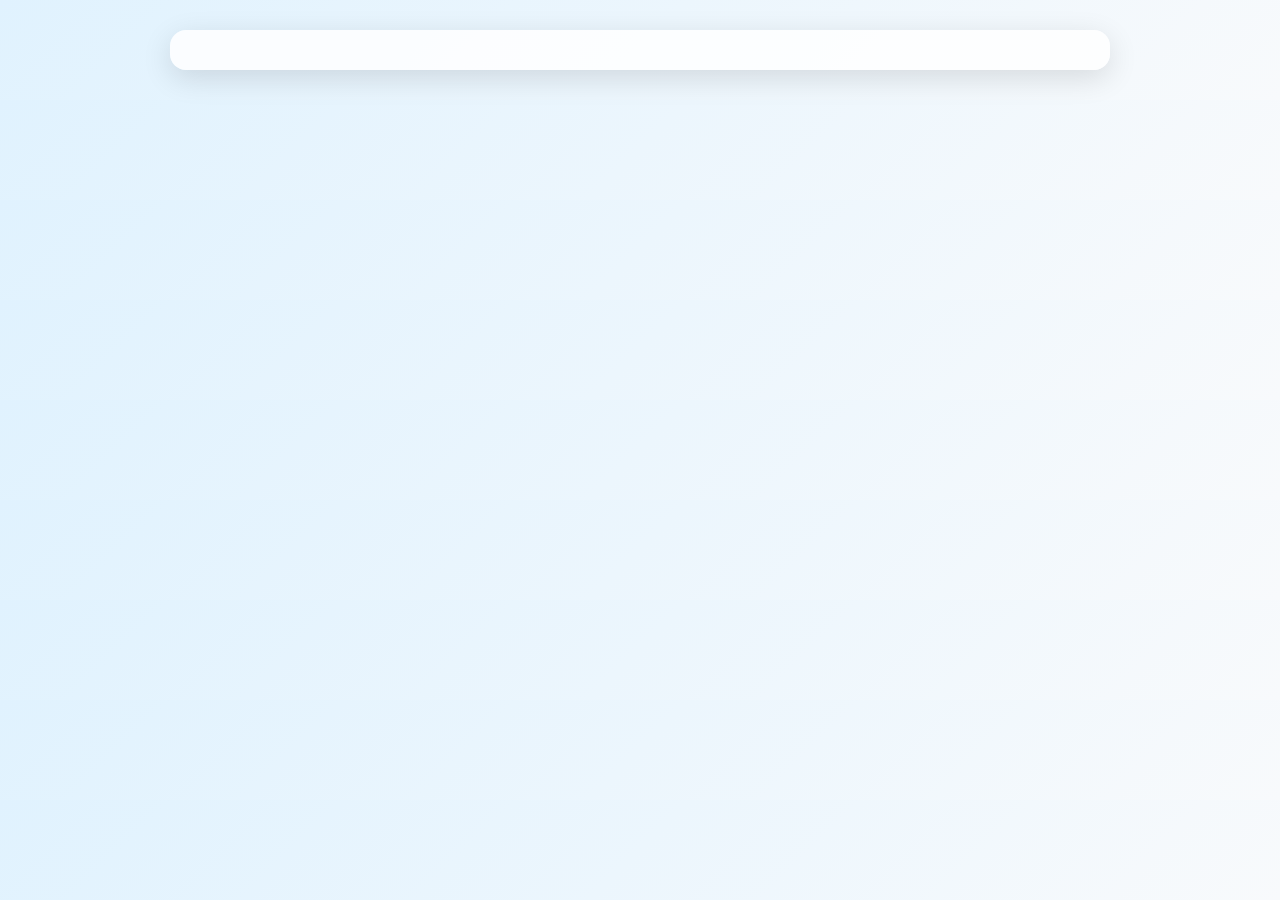
<file: baitap/Front-end/index.html>
<!DOCTYPE html>
<html lang="en">
<head>
    <meta charset="UTF-8">
    <meta name="viewport" content="width=device-width, initial-scale=1.0">
    <title>Document</title>
<style>
    body {
        margin: 0;
        font-family: Arial, sans-serif;
        background: linear-gradient(135deg, #e0f2fe, #f8fafc);
        color: #1f2937;
    }

    h1 {
        text-align: center;
        padding: 20px 10px;
        margin: 0;
        background: #0f172a;
        color: white;
        box-shadow: 0 4px 10px rgba(0, 0, 0, 0.15);
    }

    #products {
        max-width: 900px;
        margin: 30px auto;
        padding: 20px;
        background: rgba(255, 255, 255, 0.85);
        border-radius: 16px;
        box-shadow: 0 8px 30px rgba(0, 0, 0, 0.12);
    }

    #products h3 {
        margin-top: 0;
        margin-bottom: 12px;
        font-size: 24px;
        color: #2563eb;
        border-left: 5px solid #2563eb;
        padding-left: 10px;
    }

    #products p {
        margin: 6px 0;
        font-size: 16px;
        line-height: 1.5;
    }

    #products hr {
        border: none;
        height: 1px;
        background: #d1d5db;
        margin: 18px 0;
    }
</style>
</head>
<body>
    <div id="products"></div>

    <script src="./app.js"></script>
</body>
</html>
</file>
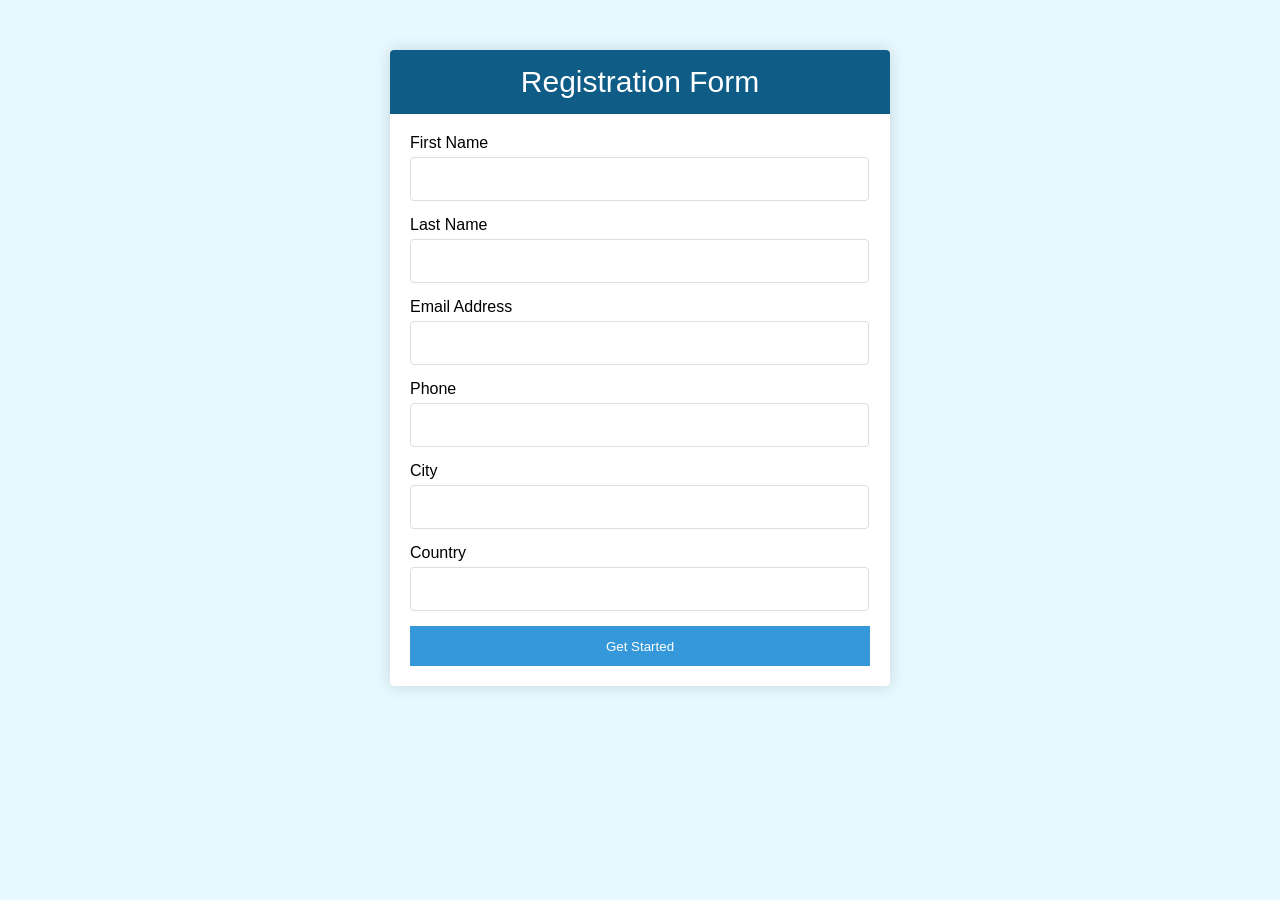
<file: Day9/Front-end/index.html>
<!DOCTYPE html>
<html lang="en">
<head>
    <meta charset="UTF-8">
    <meta name="viewport" content="width=device-width, initial-scale=1.0">
    <title>Document</title>
</head>
<body>
    <style>
        body{
            background-color: rgb(231, 249, 255);
            font-family: Arial;
        }
        .container{
            width: 500px;
            margin: 50px auto;
            background-color: white;
            border-radius:4px;
            overflow:hidden;
            box-shadow:0 0 15px rgba(0,0,0,0.15);
        }
        .header{
            background-color: #0f5d87;
            color: white;
            text-align: center;
            padding: 15px;
            font-size: 30px;
        }
        .content{
            padding: 20px;
        }
        .input{
            margin-bottom: 15px;
        }
        label{
            display: block;
            margin-bottom: 5px;
        }
        input,
        select{
            border-radius: 4px;
            width:95%;
            height:42px;
            border:1px solid #ddd;
            padding:0 10px;
            font-size:16px;
            outline:none;
        }
        button{
            width: 100%;
            height: 40px;
            background-color: #3498db;
            color: white;
            border: none;
        }
        button:hover{
            cursor: pointer;
            background-color: #2a79ad;
        }
    </style>
    <!-- <h1>Name: <span id="name"></span></h1>
    <h1>Email: <span id="email"></span></h1>
    <h1>Phone: <span id="phone"></span></h1>
    <h1>Favorites: </h1>
    <ul>
        <li>Favorite 1: <span id="fav1"></span></li>
        <li>Favorite 2: <span id="fav2"></span></li>
        <li>Favorite 3: <span id="fav3"></span></li>
    </ul> -->

<div class="container">
    <div class="header">
        Registration Form
    </div>
    <div class="content">
        <div class="input">
            <label>First Name</label>
            <input type="text" id="first_name">
        </div>

        <div class="input">
            <label>Last Name</label>
            <input type="text" id="last_name">
        </div>

        <div class="input">
            <label>Email Address</label>
            <input type="text" id="email">
        </div>

        <div class="input">
            <label>Phone</label>
            <input type="text" id="phone">
        </div>

        <div class="input">
            <label>City</label>
            <input type="text" id="city">
        </div>

        <div class="input">
            <label>Country</label>
            <input type="text" id="country">
        </div>

        <button id="getStartedBtn">
            Get Started
        </button>
    </div>
</div>
    </div>
    <!-- <button id="createPersonBtn">Create Person</button> -->
    <script src="./app.js"></script>
</body>
</html>
</file>
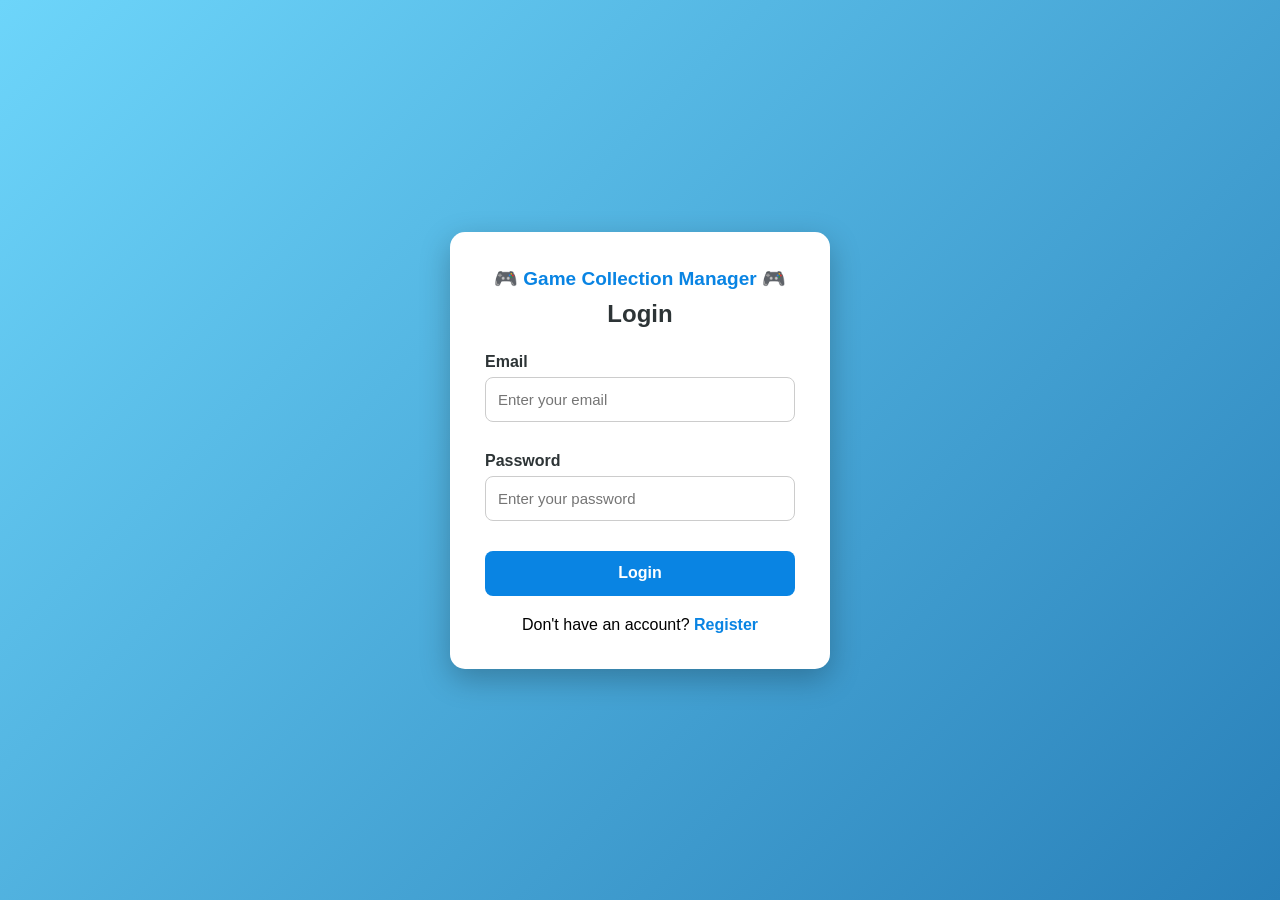
<file: spck_app/Front-end/index.html>
<!DOCTYPE html>
<html lang="en">
<head>
    <meta charset="UTF-8">
    <meta name="viewport" content="width=device-width, initial-scale=1.0">
    <link rel="stylesheet" href="style.css">
    <title>Game Collection Manager</title>
</head>
<body>
    <div class="container">
        <h2>
            Welcome,
            <span id="username"></span>
        </h2>
        <button id="logoutBtn">Logout ➜]</button>
        <h1>🎮 Game Collection Manager 🎮</h1>
        <input type="text" id="name" placeholder="Game Name">
        <input type="text" id="genre" placeholder="Genre">
        <input type="number" id="hours" placeholder="Hours Played">
        <select type="text" id="status" placeholder="Status">
            <option value="Playing">Playing</option>
            <option value="Completed">Completed</option>
            <option value="Wishlist">Wishlist</option>
        </select>
        <button id="addGameBtn">Add Game➕</button>
        <hr>
        <h2>My Games</h2>
        <input type="text" id="search" placeholder="Search game..."> <button onclick="searchGame()">Search🔍</button>
        <div id="gameList"></div>
        <h2>Statistics📊</h2>
        <div class="stats">
            <div class="card">
                <h3>Total Games</h3>
                <p id="totalGames">0</p>
            </div>
            <div class="card">
                <h3>Playing</h3>
                <p id="playingGames">0</p>
            </div>
            <div class="card">
                <h3>Completed</h3>
                <p id="completedGames">0</p>
            </div>
            <div class="card">
                <h3>Wishlist</h3>
                <p id="wishlistGames">0</p>
            </div>
        </div>
            </div>
    <script src="app.js"></script>
</body>
</html>
</file>
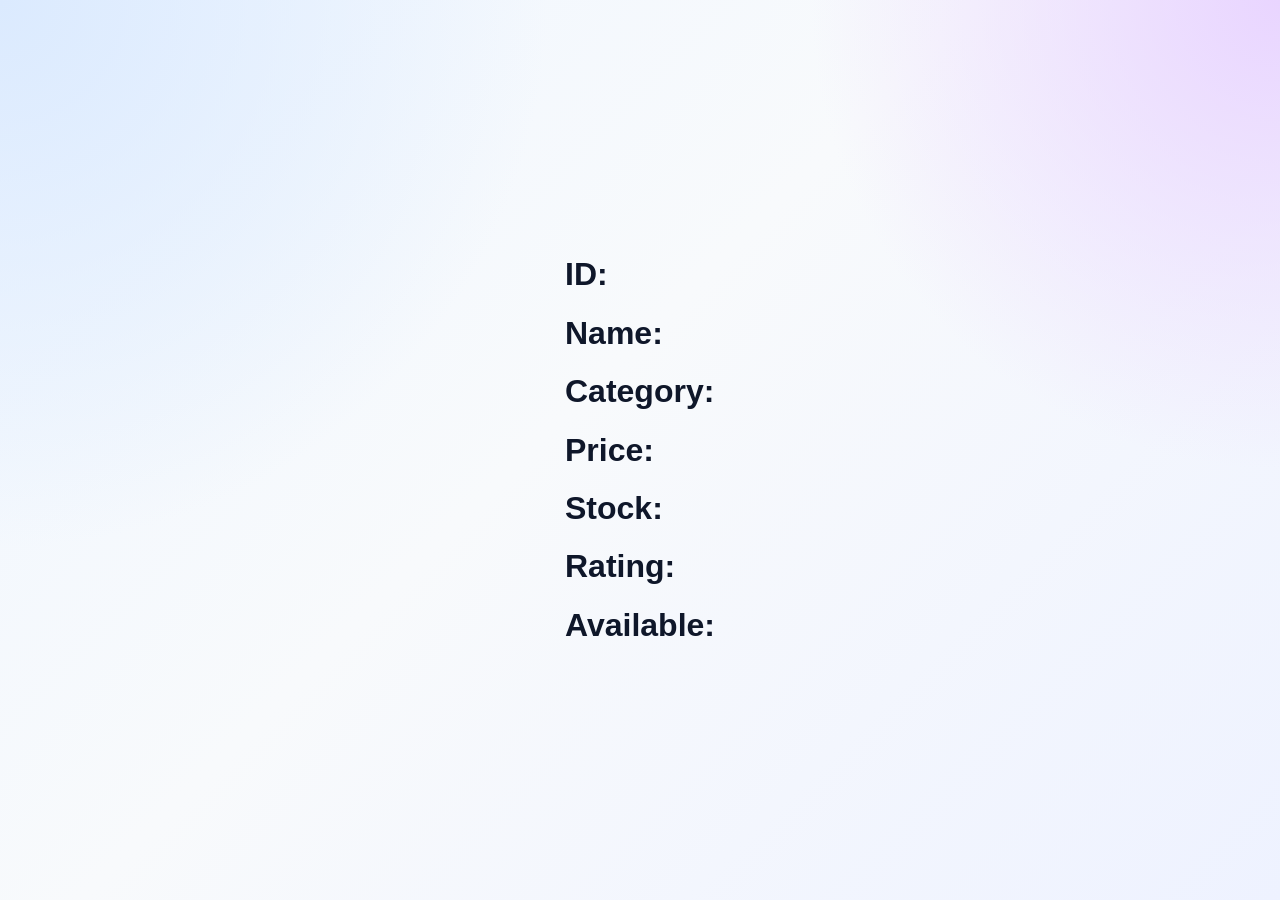
<file: baitap/Front-end/idproduct.html>
<!DOCTYPE html>
<html lang="en">
<head>
    <meta charset="UTF-8">
    <meta name="viewport" content="width=device-width, initial-scale=1.0">
    <title>Document</title>
    <style>
        * {
            box-sizing: border-box;
        }

        body {
            margin: 0;
            min-height: 100vh;
            font-family: Arial, sans-serif;
            background:
                radial-gradient(circle at top left, #dbeafe 0%, transparent 35%),
                radial-gradient(circle at top right, #e9d5ff 0%, transparent 30%),
                linear-gradient(135deg, #eff6ff, #f8fafc 45%, #eef2ff);
            display: flex;
            justify-content: center;
            align-items: center;
            padding: 24px;
            color: #0f172a;
        }

        .box {
            width: 100%;
            max-width: 700px;
            background: rgba(255, 255, 255, 0.88);
            backdrop-filter: blur(14px);
            border: 1px solid rgba(255, 255, 255, 0.6);
            border-radius: 28px;
            padding: 28px;
            box-shadow: 0 24px 60px rgba(15, 23, 42, 0.14);
            position: relative;
            overflow: hidden;
        }

        .box::before {
            content: "";
            position: absolute;
            inset: 0;
            height: 6px;
            background: linear-gradient(90deg, #2563eb, #7c3aed, #06b6d4);
        }

        h1.title {
            margin: 0 0 22px;
            text-align: center;
            font-size: 32px;
            letter-spacing: 0.3px;
        }

        .detail-grid {
            display: grid;
            grid-template-columns: repeat(2, minmax(0, 1fr));
            gap: 14px;
        }

        .field {
            background: #f8fafc;
            border: 1px solid #e5e7eb;
            border-radius: 18px;
            padding: 16px 18px;
            box-shadow: inset 0 1px 0 rgba(255,255,255,0.8);
        }

        .field.full {
            grid-column: 1 / -1;
        }

        .label {
            display: block;
            font-size: 13px;
            text-transform: uppercase;
            letter-spacing: 1px;
            color: #64748b;
            margin-bottom: 8px;
        }

        .value {
            font-size: 20px;
            font-weight: 700;
            color: #111827;
            word-break: break-word;
        }

        .available {
            color: #16a34a;
        }

        .unavailable {
            color: #dc2626;
        }

        .actions {
            display: flex;
            gap: 12px;
            margin-top: 22px;
            flex-wrap: wrap;
        }

        a.back {
            text-decoration: none;
            background: linear-gradient(135deg, #2563eb, #1d4ed8);
            color: white;
            padding: 12px 18px;
            border-radius: 14px;
            font-weight: bold;
            box-shadow: 0 12px 24px rgba(37, 99, 235, 0.25);
            transition: transform 0.2s ease, box-shadow 0.2s ease;
        }

        a.back:hover {
            transform: translateY(-2px);
            box-shadow: 0 16px 28px rgba(37, 99, 235, 0.32);
        }

        @media (max-width: 640px) {
            .detail-grid {
                grid-template-columns: 1fr;
            }

            .box {
                padding: 20px;
            }

            h1.title {
                font-size: 26px;
            }
        }
    </style>
</head>
<body>
    <div>
        <h1>ID: <span id="id"></span></h1>
        <h1>Name: <span id="name"></span></h1>
        <h1>Category: <span id="category"></span></h1>
        <h1>Price: <span id="price"></span></h1>
        <h1>Stock: <span id="stock"></span></h1>
        <h1>Rating: <span id="rating"></span></h1>
        <h1>Available: <span id="is_available"></span></h1>
    </div>
    <script src="./idproduct.js"></script>
</body>
</html>
</file>
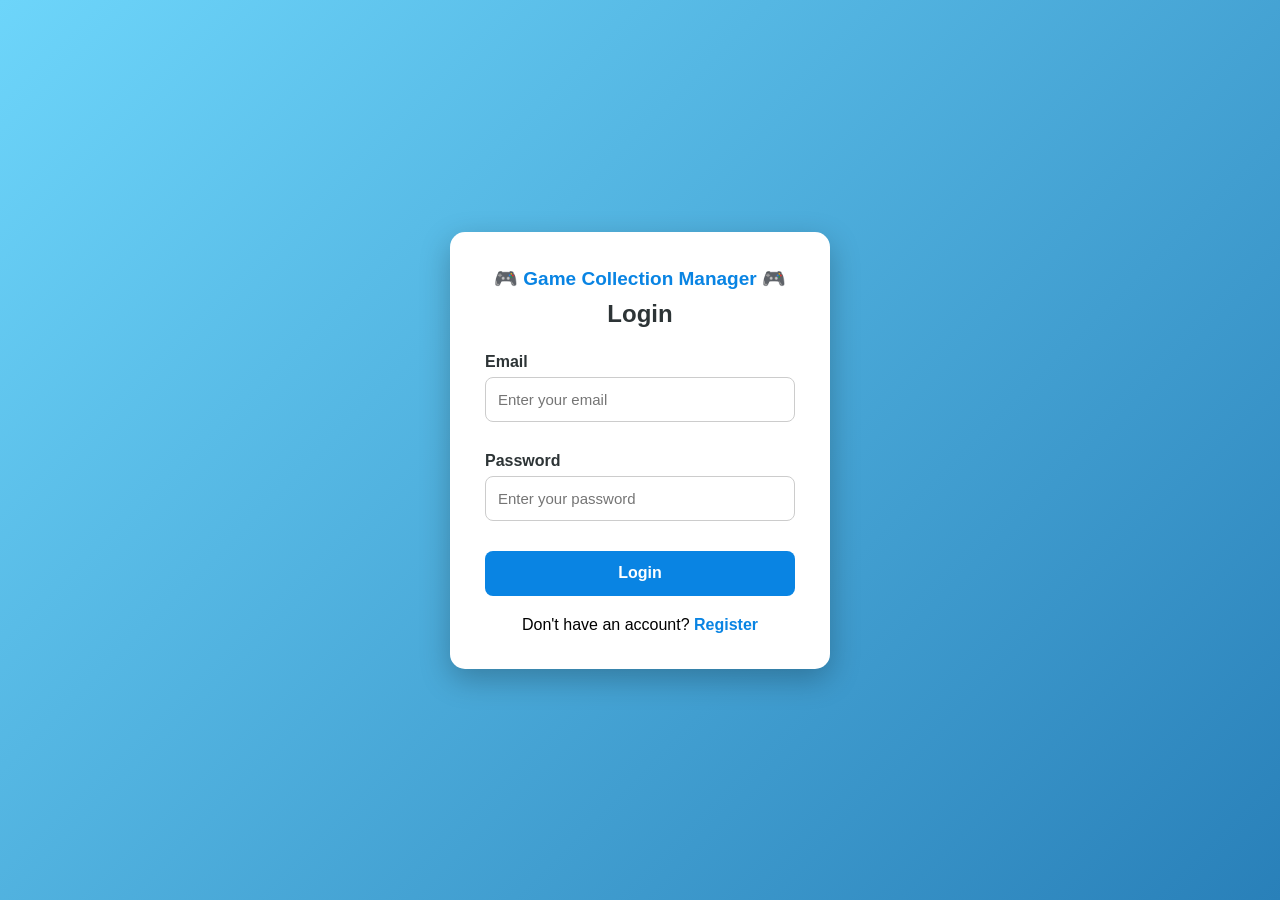
<file: spck_app/Front-end/login.html>
<!DOCTYPE html>
<html>
<head>
    <meta charset="UTF-8">
    <meta name="viewport" content="width=device-width, initial-scale=1.0">
    <title>Login</title>
    <link rel="stylesheet" href="login.css">
</head>
<body>
    <div class="container">
        <h1>🎮 Game Collection Manager 🎮</h1>
        <h2>Login</h2>
        <div class="input-group">
            <label>Email</label>
            <input type="email" id="email" placeholder="Enter your email">
        </div>
        <div class="input-group">
            <label>Password</label>
            <input type="password" id="password" placeholder="Enter your password">
        </div>
        <button id="loginBtn">Login</button>
        <p>
            Don't have an account?
            <a href="register.html">Register</a>
        </p>

    </div>
    <script src="login.js"></script>
</body>

</html>
</file>
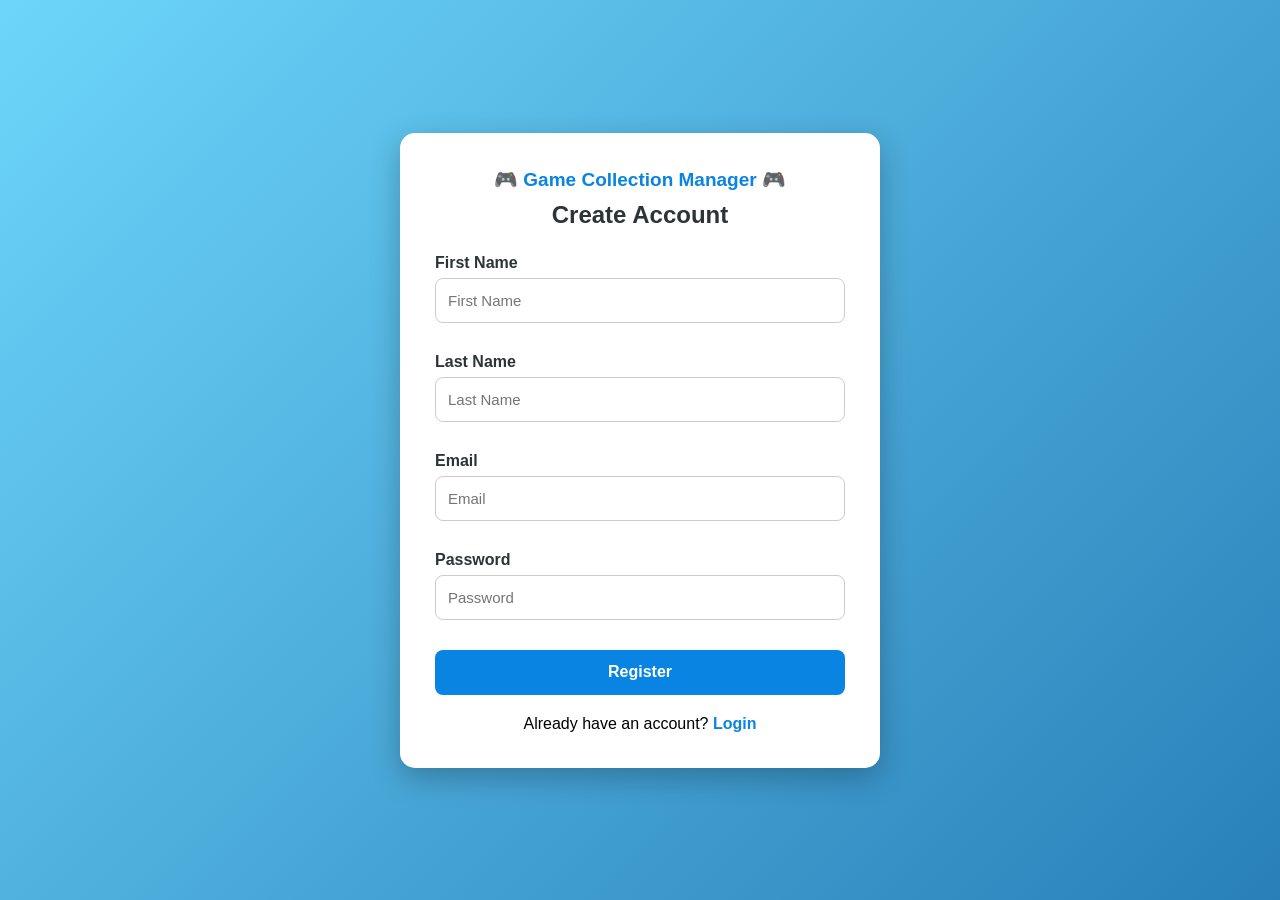
<file: spck_app/Front-end/register.html>
<!DOCTYPE html>
<html>
<head>
    <meta charset="UTF-8">
    <meta name="viewport" content="width=device-width, initial-scale=1.0">
    <title>Register</title>
    <link rel="stylesheet" href="register.css">
</head>
<body>
    <div class="container">
        <h1>🎮 Game Collection Manager 🎮</h1>
        <h2>Create Account</h2>
        <div class="input-group">
            <label>First Name</label>
            <input
                type="text"
                id="firstName"
                placeholder="First Name"
            >
        </div>
        <div class="input-group">
            <label>Last Name</label>
            <input
                type="text"
                id="lastName"
                placeholder="Last Name"
            >
        </div>
        <div class="input-group">
            <label>Email</label>
            <input
                type="email"
                id="email"
                placeholder="Email"
            >
        </div>
        <div class="input-group">
            <label>Password</label>
            <input
                type="password"
                id="password"
                placeholder="Password"
            >
        </div>
        <button id="registerBtn">Register</button>
        <p>
            Already have an account?
            <a href="login.html">Login</a>
        </p>
    </div>
    <script src="register.js"></script>
</body>
</html>
</file>
<file: spck_app/Front-end/style.css>
body{
    margin:0;
    font-family:Arial, Helvetica, sans-serif;
    background:linear-gradient(135deg,#74b9ff,#dfe6e9);
}

.container{
    width:700px;
    margin:40px auto;
    background:white;
    border-radius:15px;
    padding:25px;
    box-shadow:0 10px 30px rgba(0,0,0,0.2);
}

h1{
    text-align:center;
    color:#0984e3;
    margin-bottom:30px;
}

h2{
    color:#2d3436;
}

input{
    width:100%;
    height:40px;
    margin-bottom:12px;
    border:1px solid #dcdde1;
    border-radius:8px;
    padding-left:10px;
    box-sizing:border-box;
    font-size:15px;
}

input:focus{
    outline:none;
    border:2px solid #0984e3;
}

select{
    width:100%;
    height:40px;
    margin-bottom:12px;
    border:1px solid #dcdde1;
    border-radius:8px;
    padding-left:10px;
    box-sizing:border-box;
    font-size:15px;
}

select:focus{
    outline:none;
    border:2px solid #0984e3;
}

button{
    background-color: rgb(222, 222, 222);
    height:40px;
    border:none;
    border-radius:8px;
    cursor:pointer;
    font-size:15px;
    font-weight:bold;
    transition:0.3s;
}
button:hover {
    background-color: #b6b6b6;
}

#addGameBtn{
    width:100%;
    background:#0984e3;
    color:white;
    margin-bottom:20px;
}

#addGameBtn:hover{
    background:#0873c4;
}

.game{
    background:#f8f9fa;
    border-left:6px solid #0984e3;
    border-radius:10px;
    padding:15px;
    margin-top:15px;
    box-shadow:0 3px 10px rgba(0,0,0,0.1);
}

.game h3{
    margin:0;
    color:#2d3436;
}

.game p{
    margin:8px 0;
    color:#555;
}

.game button{
    margin-right:10px;
    margin-top:10px;
    padding:8px 15px;
}

.game button:first-of-type{
    background:#e74c3c;
    color:white;
}

.game button:first-of-type:hover{
    background:#c0392b;
}

.game button:last-of-type{
    background:#f39c12;
    color:white;
}

.game button:last-of-type:hover{
    background:#d68910;
}

#gameList{
    margin-top:20px;
}

.stats{
    display:flex;
    justify-content:space-between;
    gap:10px;
    margin-bottom:25px;
}

.card{
    flex:1;
    background:#0984e3;
    color:white;
    padding:15px;
    text-align:center;
    border-radius:10px;
    box-shadow:0 5px 15px rgba(0,0,0,.15);
}

.card h3{
    margin:0;
    font-size:16px;
}

.card p{
    margin-top:10px;
    font-size:26px;
    font-weight:bold;
}
search{
    background-color: rgb(0, 0, 0);
}
</file>
<file: spck_app/Front-end/login.css>
*{
    margin:0;
    padding:0;
    box-sizing:border-box;
}

body{
    font-family:Arial, Helvetica, sans-serif;
    background:linear-gradient(135deg,#6dd5fa,#2980b9);
    display:flex;
    justify-content:center;
    align-items:center;
    height:100vh;
}

.container{
    width:380px;
    background:white;
    padding:35px;
    border-radius:15px;
    box-shadow:0 10px 30px rgba(0,0,0,.25);
    text-align:center;
}

.input-group{
    text-align:left;
    margin-bottom:15px;
}

label{
    display:block;
    text-align:left;
    margin-bottom:6px;
    font-weight:bold;
    color:#2d3436;
}

h1{
    color:#0984e3;
    margin-bottom:10px;
    text-align: center;
    font-size: 19px;
}

h2{
    margin-bottom:25px;
    color:#2d3436;
}

input{
    width:100%;
    height:45px;
    margin-bottom:15px;
    padding-left:12px;
    border:1px solid #ccc;
    border-radius:8px;
    font-size:15px;
}

input:focus{
    outline:none;
    border:2px solid #0984e3;
}

button{
    width:100%;
    height:45px;
    border:none;
    border-radius:8px;
    background:#0984e3;
    color:white;
    font-size:16px;
    font-weight:bold;
    cursor:pointer;
    transition:.3s;
}

button:hover{
    background:#0769b1;
}

p{
    margin-top:20px;
}

a{
    text-decoration:none;
    color:#0984e3;
    font-weight:bold;
}

a:hover{
    text-decoration:underline;
}
</file>
<file: spck_app/Front-end/register.css>
*{
    margin:0;
    padding:0;
    box-sizing:border-box;
}

body{
    font-family:Arial, Helvetica, sans-serif;
    background:linear-gradient(135deg,#6dd5fa,#2980b9);
    display:flex;
    justify-content:center;
    align-items:center;
    height:100vh;
}

.container{
    width:480px;
    background:white;
    padding:35px;
    border-radius:15px;
    box-shadow:0 10px 30px rgba(0,0,0,.25);
    text-align:center;
}
.input-group{
    text-align:left;
    margin-bottom:15px;
}

label{
    display:block;
    text-align:left;
    margin-bottom:6px;
    font-weight:bold;
    color:#2d3436;
}

h1{
    color:#0984e3;
    margin-bottom:10px;
    text-align: center;
    font-size: 19px;
}

h2{
    margin-bottom:25px;
    color:#2d3436;
}

input{
    width:100%;
    height:45px;
    margin-bottom:15px;
    padding-left:12px;
    border:1px solid #ccc;
    border-radius:8px;
    font-size:15px;
}

input:focus{
    outline:none;
    border:2px solid #0984e3;
}

button{
    width:100%;
    height:45px;
    border:none;
    border-radius:8px;
    background:#0984e3;
    color:white;
    font-size:16px;
    font-weight:bold;
    cursor:pointer;
    transition:.3s;
}

button:hover{
    background:#0769b1;
}

p{
    margin-top:20px;
}

a{
    text-decoration:none;
    color:#0984e3;
    font-weight:bold;
}

a:hover{
    text-decoration:underline;
}
</file>
